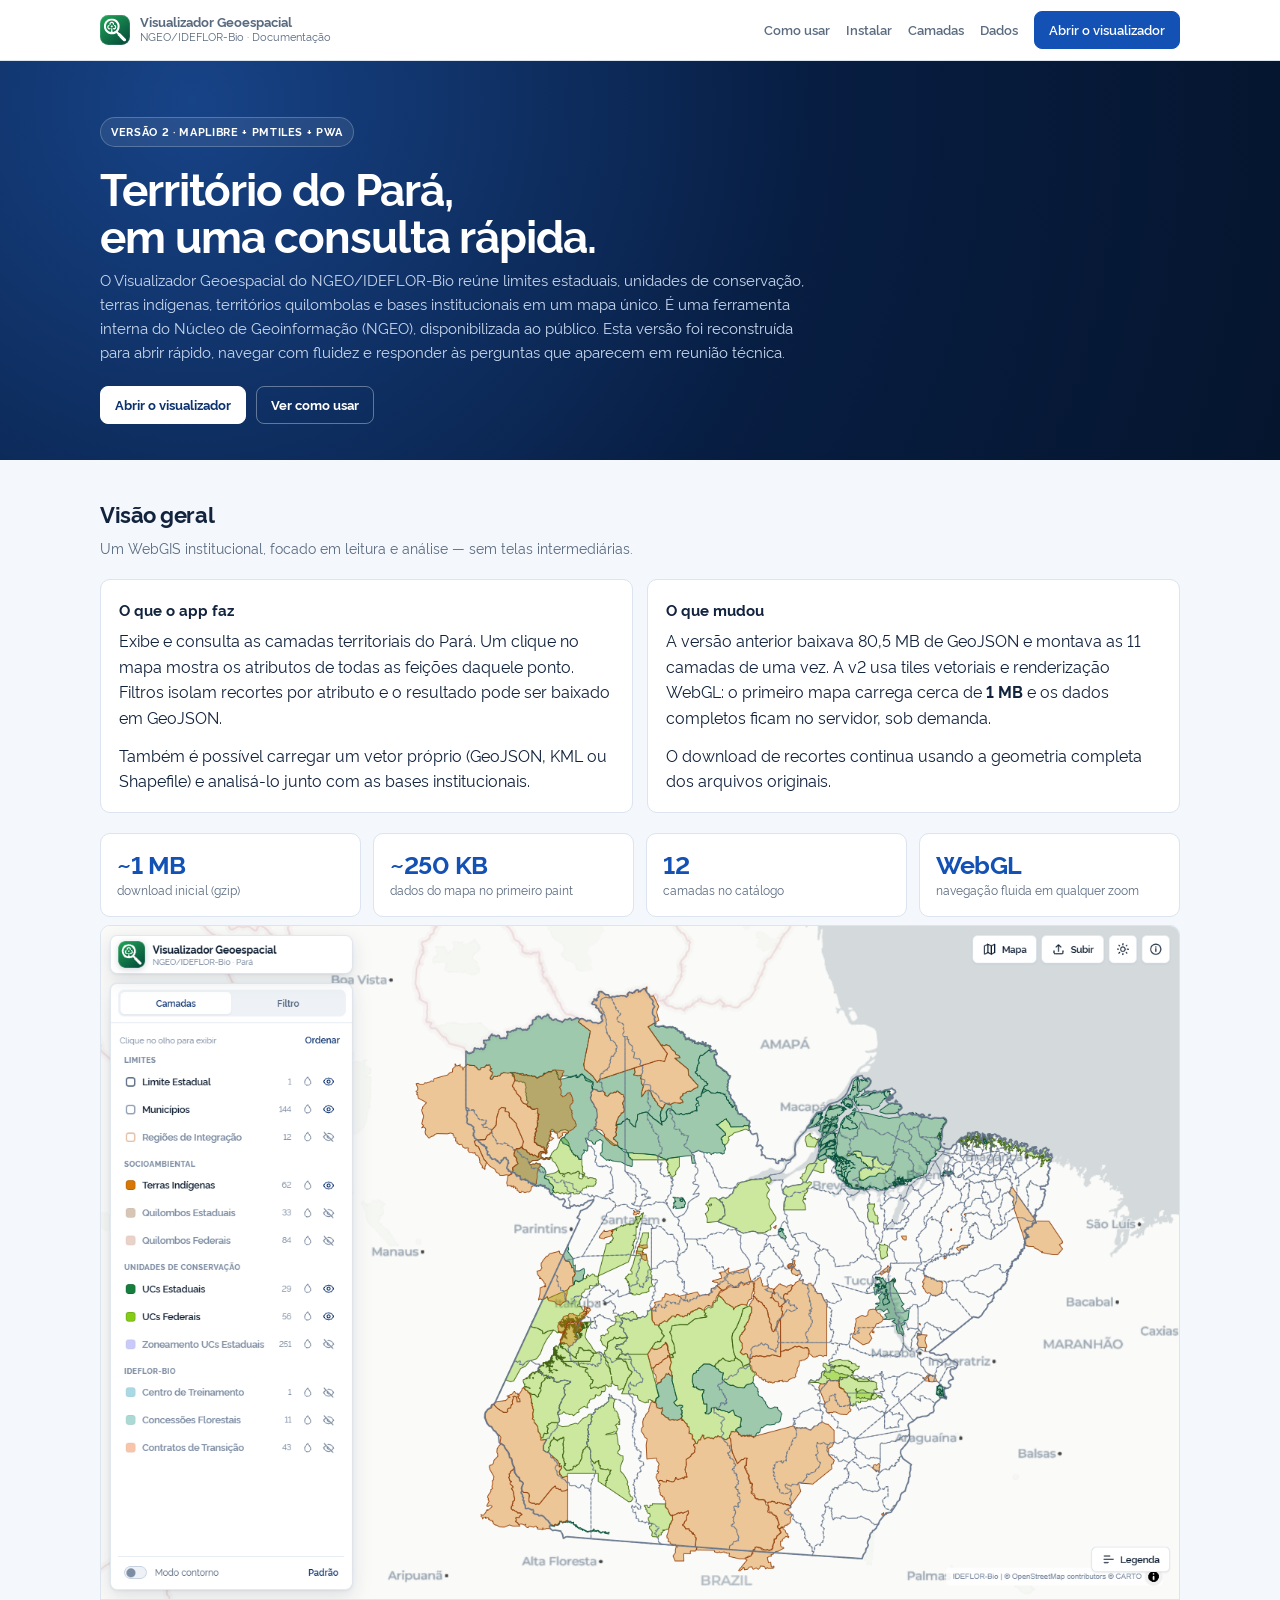
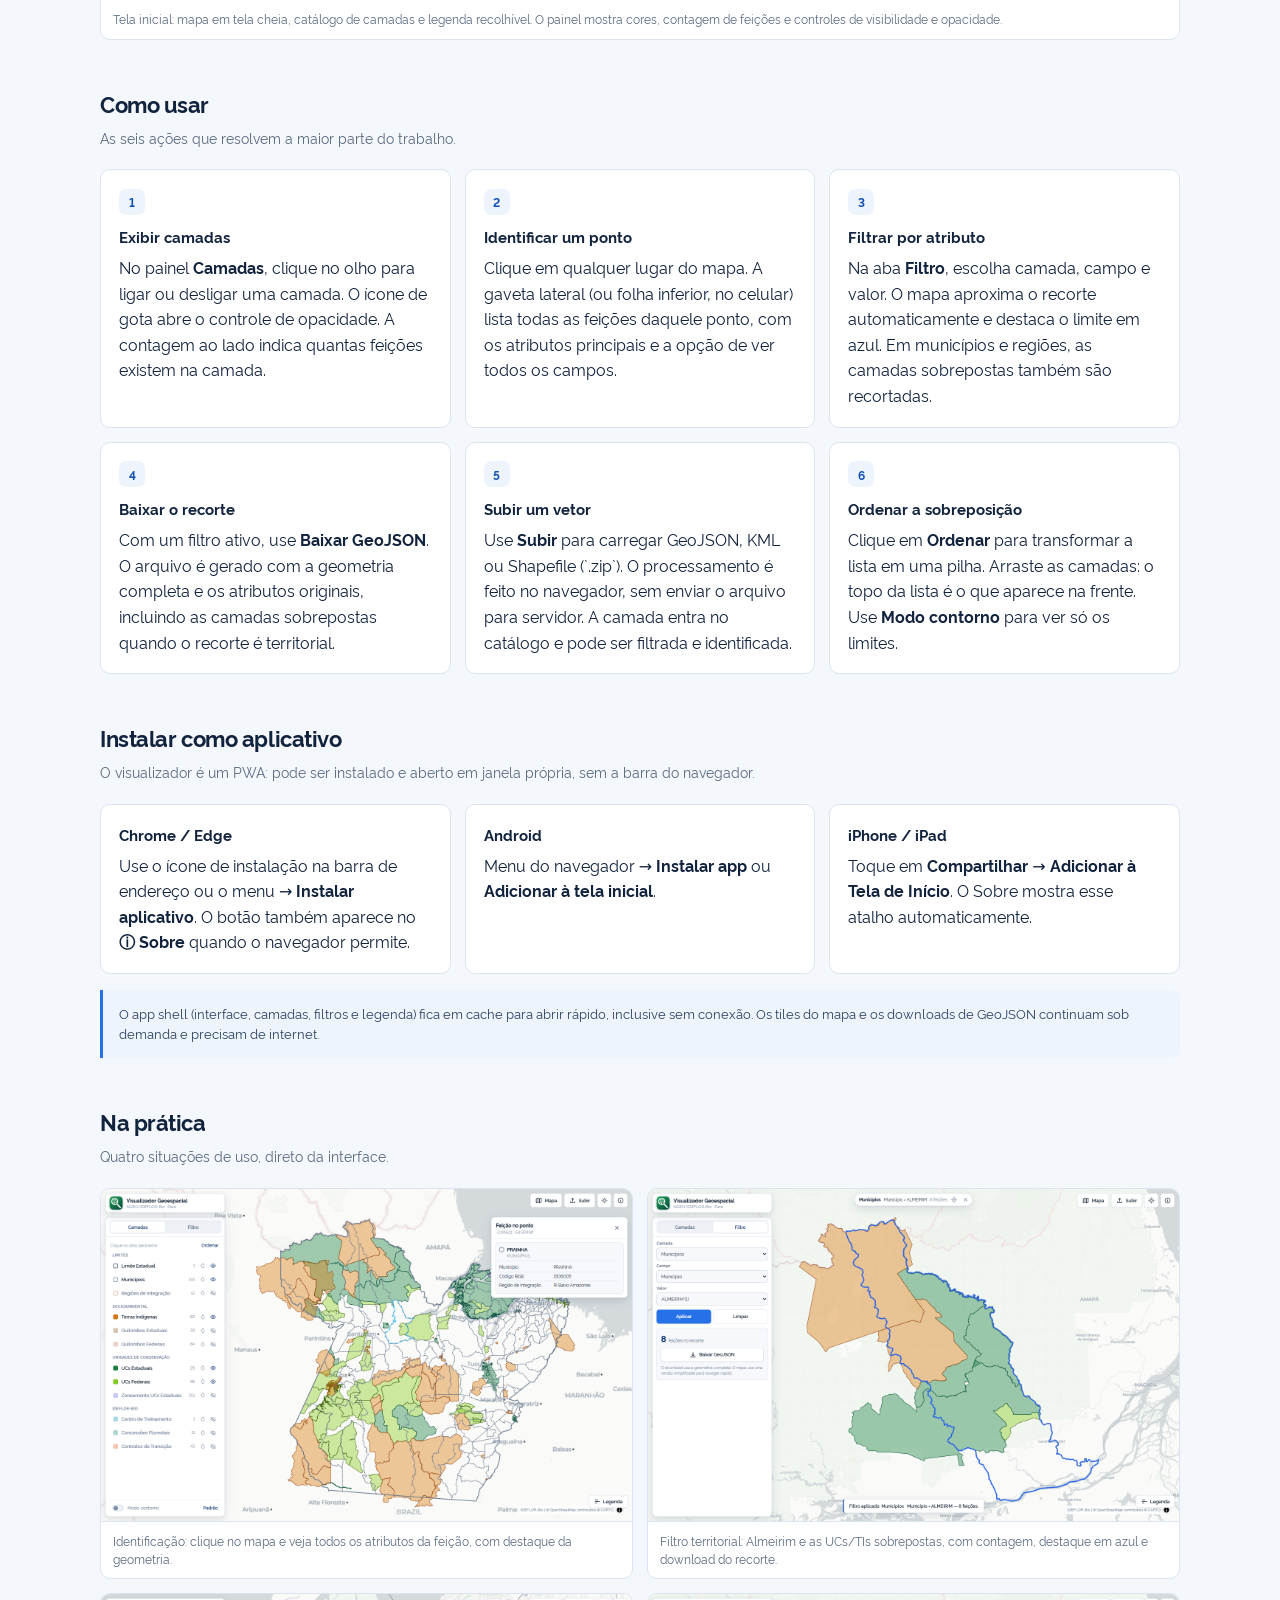
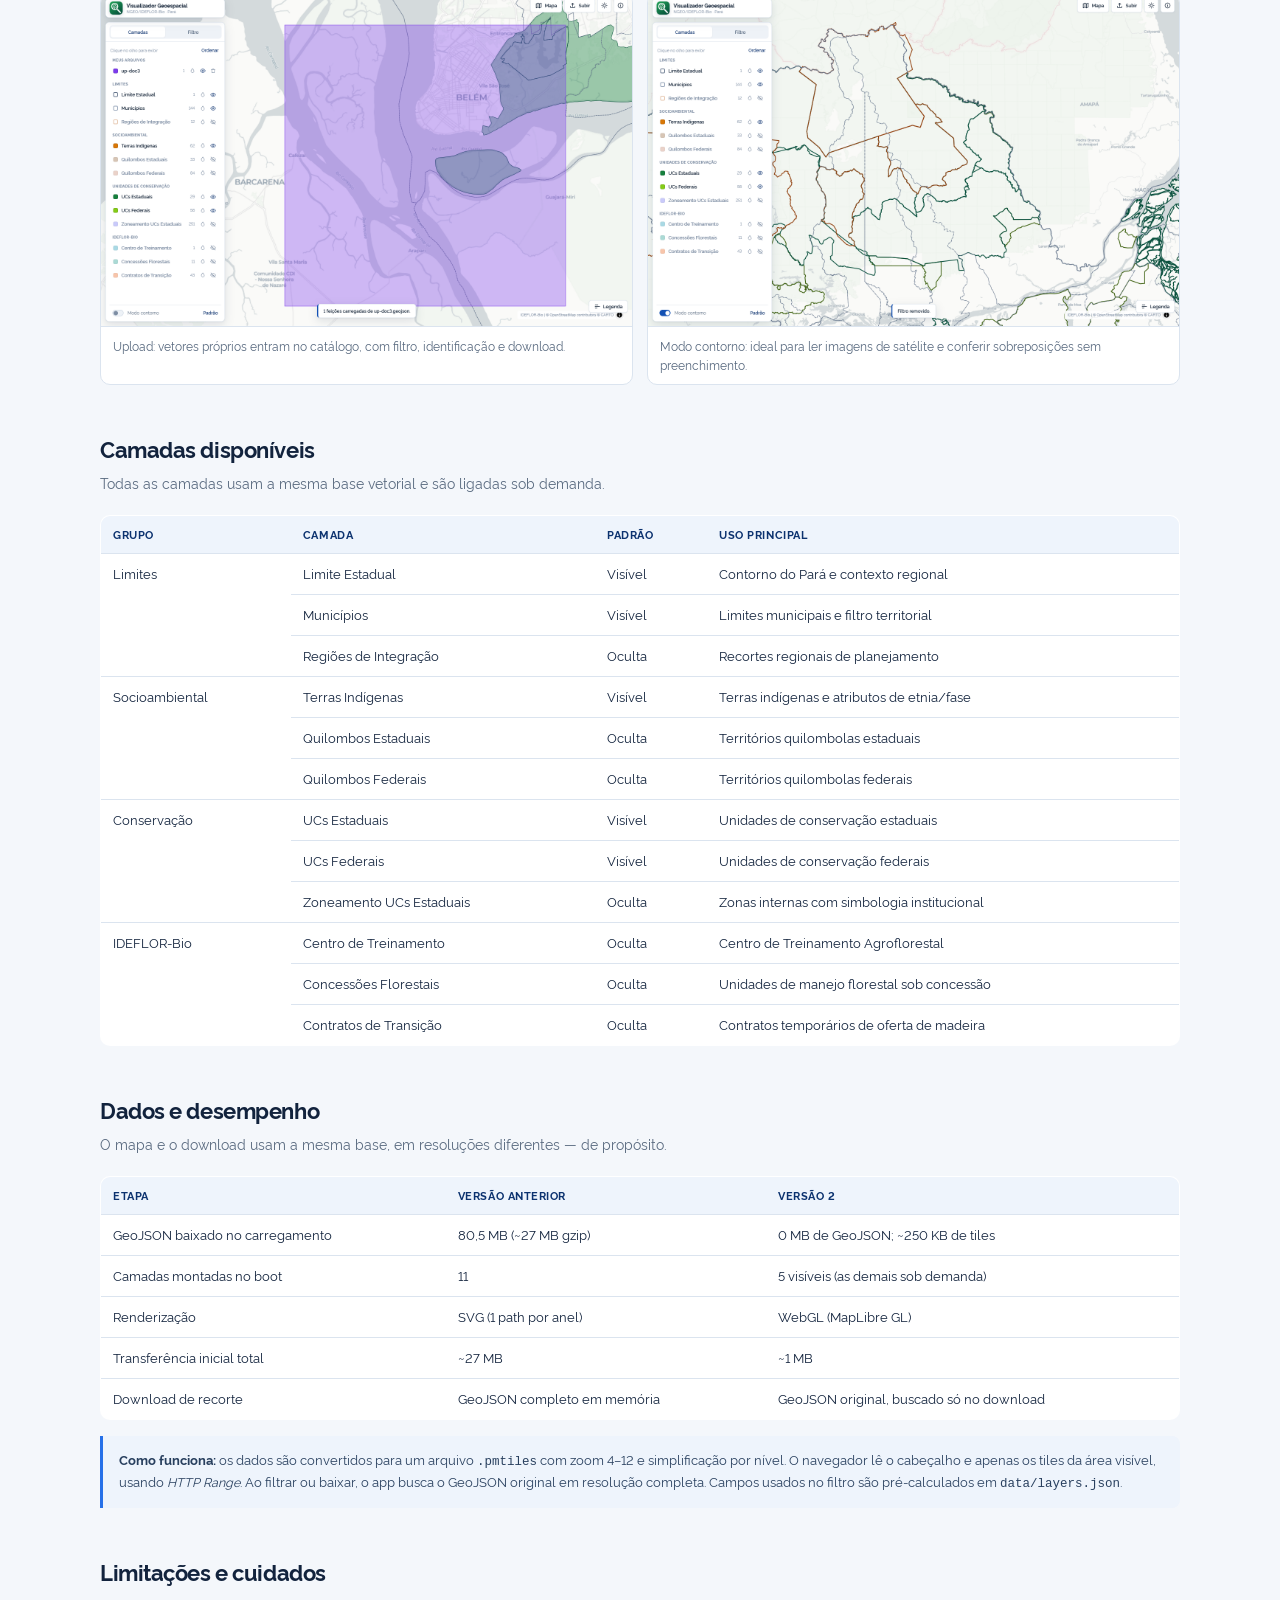
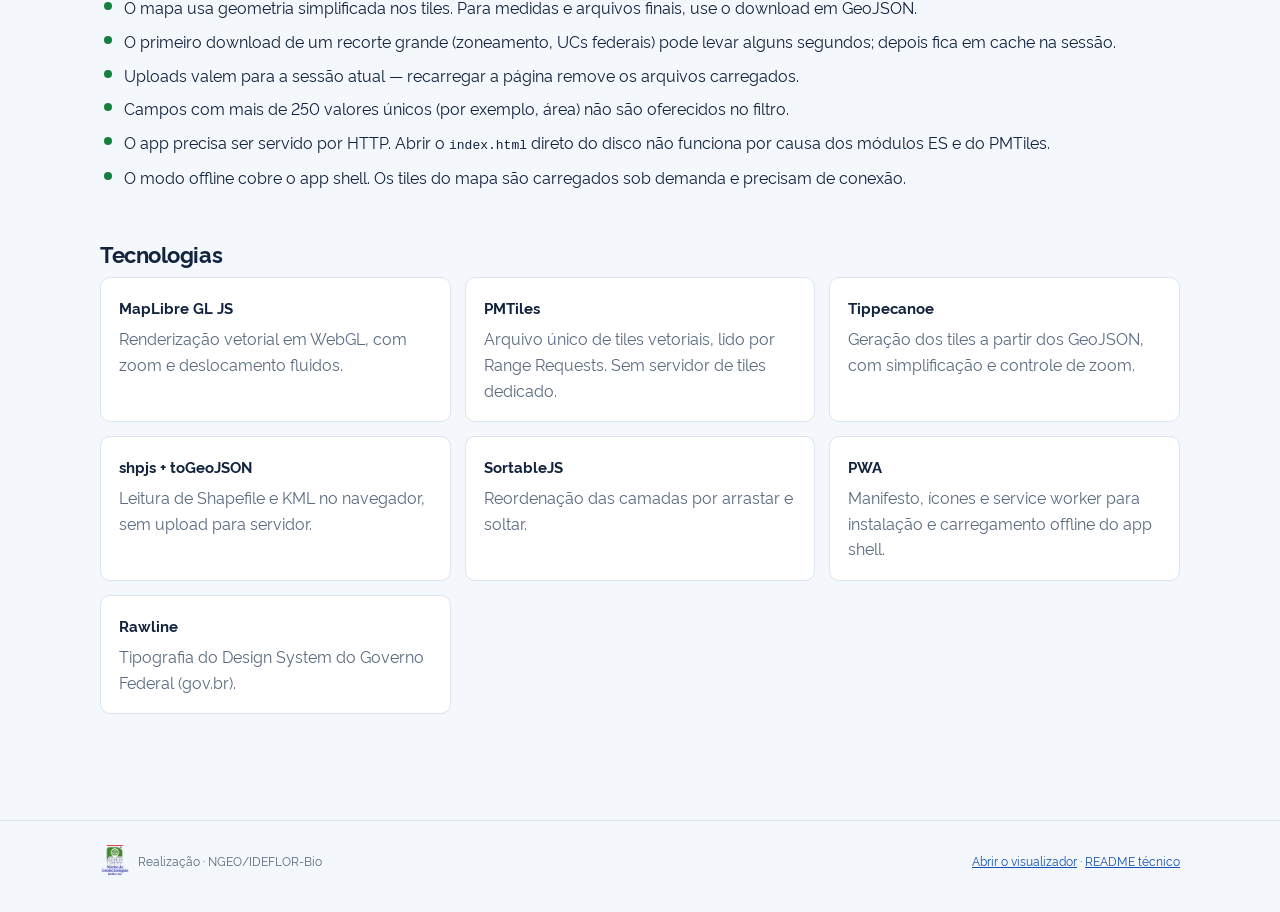
<file: documentacao.html>
<!DOCTYPE html>
<html lang="pt-BR">
<head>
  <meta charset="UTF-8" />
  <meta name="viewport" content="width=device-width, initial-scale=1" />
  <title>Documentação · Visualizador Geoespacial NGEO/IDEFLOR-Bio</title>
  <meta name="description" content="Documentação do Visualizador Geoespacial do NGEO/IDEFLOR-Bio: camadas, filtros, identificação, upload de vetores e arquitetura de dados." />
  <link rel="icon" type="image/svg+xml" href="assets/brand-mark.svg" />
  <link rel="preload" href="assets/fonts/rawline/rawline-400.woff2" as="font" type="font/woff2" crossorigin />
  <link rel="preload" href="assets/fonts/rawline/rawline-700.woff2" as="font" type="font/woff2" crossorigin />
  <style>
    @font-face { font-family: "Rawline"; src: url("assets/fonts/rawline/rawline-400.woff2") format("woff2"); font-weight: 400; font-display: swap; }
    @font-face { font-family: "Rawline"; src: url("assets/fonts/rawline/rawline-600.woff2") format("woff2"); font-weight: 600; font-display: swap; }
    @font-face { font-family: "Rawline"; src: url("assets/fonts/rawline/rawline-700.woff2") format("woff2"); font-weight: 700; font-display: swap; }

    :root {
      --gov-950: #071d41;
      --gov-900: #0c326f;
      --gov-700: #1351b4;
      --gov-500: #2670e8;
      --gov-100: #d4e5ff;
      --bg: #f4f7fb;
      --surface: #ffffff;
      --border: #dbe4ef;
      --text: #12233d;
      --muted: #5a6b80;
      --soft: #eef4fc;
      --green: #15803d;
      --amber: #b45309;
    }
    * { box-sizing: border-box; }
    html { scroll-behavior: smooth; }
    body {
      margin: 0;
      background: var(--bg);
      color: var(--text);
      font-family: "Rawline", system-ui, -apple-system, "Segoe UI", sans-serif;
      line-height: 1.6;
      -webkit-font-smoothing: antialiased;
    }
    a { color: var(--gov-700); }
    img { max-width: 100%; display: block; }
    .wrap { width: min(1080px, calc(100% - 32px)); margin: 0 auto; }

    header.top {
      position: sticky;
      top: 0;
      z-index: 20;
      background: rgba(255,255,255,.92);
      backdrop-filter: blur(8px);
      border-bottom: 1px solid var(--border);
    }
    .top-inner { display: flex; align-items: center; justify-content: space-between; gap: 16px; min-height: 60px; }
    .brand { display: flex; align-items: center; gap: 10px; text-decoration: none; color: var(--text); }
    .brand img { width: 30px; height: 30px; }
    .brand strong { display: block; font-size: 13px; line-height: 1.1; }
    .brand span { display: block; font-size: 11px; color: var(--muted); }
    .top nav { display: flex; align-items: center; gap: 16px; font-size: 12.5px; }
    .top nav a { text-decoration: none; color: var(--muted); font-weight: 600; }
    .top nav a:hover { color: var(--gov-700); }

    .btn {
      display: inline-flex; align-items: center; justify-content: center; gap: 8px;
      min-height: 38px; padding: 0 14px; border-radius: 8px;
      background: var(--gov-700); color: #fff !important; text-decoration: none;
      font-size: 12.5px; font-weight: 700; border: 1px solid var(--gov-700);
    }
    .btn:hover { background: var(--gov-500); border-color: var(--gov-500); }
    .btn.ghost { background: #fff; color: var(--gov-700) !important; border-color: var(--border); }
    .btn.ghost:hover { background: var(--soft); border-color: var(--gov-100); }

    .hero {
      padding: 56px 0 36px;
      background: radial-gradient(circle at 15% 10%, #174387 0, var(--gov-950) 55%, #05152e 100%);
      color: #fff;
    }
    .hero .tag {
      display: inline-flex; align-items: center; gap: 7px;
      padding: 5px 10px; border-radius: 999px; border: 1px solid rgba(255,255,255,.22);
      background: rgba(255,255,255,.08); font-size: 11px; font-weight: 700;
      text-transform: uppercase; letter-spacing: .06em;
    }
    .hero h1 { margin: 16px 0 10px; font-size: clamp(28px, 5vw, 44px); line-height: 1.08; letter-spacing: -0.025em; }
    .hero p { max-width: 720px; margin: 0 0 22px; color: #c9d8ee; font-size: 15px; }
    .hero .actions { display: flex; flex-wrap: wrap; gap: 10px; }
    .hero .btn { background: #fff; color: var(--gov-900) !important; border-color: #fff; }
    .hero .btn:hover { background: var(--gov-100); border-color: var(--gov-100); }
    .hero .btn.ghost { background: transparent; color: #fff !important; border-color: rgba(255,255,255,.35); }
    .hero .btn.ghost:hover { background: rgba(255,255,255,.1); }

    main { padding: 36px 0 60px; }
    section { margin-bottom: 46px; }
    h2 { margin: 0 0 6px; font-size: 22px; letter-spacing: -0.02em; }
    h2 + .lead { margin: 0 0 20px; color: var(--muted); font-size: 14px; }
    h3 { margin: 0 0 6px; font-size: 15px; }
    p { margin: 0 0 12px; }
    .muted { color: var(--muted); }

    .grid { display: grid; gap: 14px; }
    .grid.two { grid-template-columns: repeat(2, minmax(0, 1fr)); }
    .grid.three { grid-template-columns: repeat(3, minmax(0, 1fr)); }
    .card {
      background: var(--surface); border: 1px solid var(--border);
      border-radius: 10px; padding: 18px;
    }
    .card p:last-child { margin-bottom: 0; }
    .card .num {
      display: inline-flex; align-items: center; justify-content: center;
      width: 26px; height: 26px; margin-bottom: 10px; border-radius: 7px;
      background: var(--soft); color: var(--gov-700); font-size: 12px; font-weight: 700;
    }

    .stats { display: grid; grid-template-columns: repeat(4, minmax(0,1fr)); gap: 12px; margin: 20px 0 8px; }
    .stat { padding: 16px; background: var(--surface); border: 1px solid var(--border); border-radius: 10px; }
    .stat strong { display: block; font-size: 25px; line-height: 1.1; letter-spacing: -0.02em; color: var(--gov-700); }
    .stat span { display: block; margin-top: 4px; color: var(--muted); font-size: 11.5px; }

    .shot { margin: 0; background: var(--surface); border: 1px solid var(--border); border-radius: 10px; overflow: hidden; }
    .shot img { width: 100%; }
    .shot figcaption { padding: 10px 12px; color: var(--muted); font-size: 11.5px; border-top: 1px solid var(--border); }

    table { width: 100%; border-collapse: collapse; background: var(--surface); border: 1px solid var(--border); border-radius: 10px; overflow: hidden; font-size: 12.5px; }
    th, td { padding: 10px 12px; text-align: left; border-bottom: 1px solid var(--border); vertical-align: top; }
    th { background: var(--soft); color: var(--gov-900); font-size: 11px; text-transform: uppercase; letter-spacing: .05em; }
    tr:last-child td { border-bottom: 0; }
    td code { background: var(--soft); padding: 1px 5px; border-radius: 4px; font-size: 11.5px; }

    .checklist { list-style: none; margin: 0; padding: 0; }
    .checklist li { position: relative; padding-left: 24px; margin-bottom: 8px; }
    .checklist li::before {
      content: ""; position: absolute; left: 4px; top: 7px;
      width: 8px; height: 8px; border-radius: 50%; background: var(--green);
    }

    .note {
      padding: 14px 16px; border-left: 3px solid var(--gov-500);
      background: var(--soft); border-radius: 0 8px 8px 0; font-size: 12.5px; color: #29405f;
    }

    footer { border-top: 1px solid var(--border); padding: 24px 0 40px; color: var(--muted); font-size: 12px; }
    footer .wrap { display: flex; flex-wrap: wrap; align-items: center; justify-content: space-between; gap: 12px; }
    .inst { display: inline-flex; align-items: center; gap: 8px; color: var(--muted); }
    .inst img { width: 30px; height: 30px; object-fit: contain; }

    @media (max-width: 820px) {
      .grid.two, .grid.three { grid-template-columns: 1fr; }
      .stats { grid-template-columns: repeat(2, minmax(0,1fr)); }
      .top nav a:not(.btn) { display: none; }
      .hero { padding: 40px 0 28px; }
    }
    @media (max-width: 480px) {
      .stats { grid-template-columns: 1fr; }
      .brand span { display: none; }
    }
  </style>
</head>
<body>

<header class="top">
  <div class="wrap top-inner">
    <a class="brand" href="index.html">
      <img src="assets/brand-mark.svg" alt="" />
      <span>
        <strong>Visualizador Geoespacial</strong>
        <span>NGEO/IDEFLOR-Bio · Documentação</span>
      </span>
    </a>
    <nav>
      <a href="#como-usar">Como usar</a>
      <a href="#instalar">Instalar</a>
      <a href="#camadas">Camadas</a>
      <a href="#dados">Dados</a>
      <a class="btn" href="index.html">Abrir o visualizador</a>
    </nav>
  </div>
</header>

<div class="hero">
  <div class="wrap">
    <span class="tag">Versão 2 · MapLibre + PMTiles + PWA</span>
    <h1>Território do Pará,<br />em uma consulta rápida.</h1>
    <p>
      O Visualizador Geoespacial do NGEO/IDEFLOR-Bio reúne limites estaduais, unidades de conservação,
      terras indígenas, territórios quilombolas e bases institucionais em um mapa único.
      É uma ferramenta interna do Núcleo de Geoinformação (NGEO), disponibilizada ao público.
      Esta versão foi reconstruída para abrir rápido, navegar com fluidez e responder às perguntas
      que aparecem em reunião técnica.
    </p>
    <div class="actions">
      <a class="btn" href="index.html">Abrir o visualizador</a>
      <a class="btn ghost" href="#como-usar">Ver como usar</a>
    </div>
  </div>
</div>

<main class="wrap">

  <section id="visao-geral">
    <h2>Visão geral</h2>
    <p class="lead">Um WebGIS institucional, focado em leitura e análise — sem telas intermediárias.</p>

    <div class="grid two">
      <div class="card">
        <h3>O que o app faz</h3>
        <p>Exibe e consulta as camadas territoriais do Pará. Um clique no mapa mostra os atributos de todas as feições daquele ponto. Filtros isolam recortes por atributo e o resultado pode ser baixado em GeoJSON.</p>
        <p>Também é possível carregar um vetor próprio (GeoJSON, KML ou Shapefile) e analisá-lo junto com as bases institucionais.</p>
      </div>
      <div class="card">
        <h3>O que mudou</h3>
        <p>A versão anterior baixava 80,5 MB de GeoJSON e montava as 11 camadas de uma vez. A v2 usa tiles vetoriais e renderização WebGL: o primeiro mapa carrega cerca de <strong>1 MB</strong> e os dados completos ficam no servidor, sob demanda.</p>
        <p>O download de recortes continua usando a geometria completa dos arquivos originais.</p>
      </div>
    </div>

    <div class="stats">
      <div class="stat"><strong>~1 MB</strong><span>download inicial (gzip)</span></div>
      <div class="stat"><strong>~250 KB</strong><span>dados do mapa no primeiro paint</span></div>
      <div class="stat"><strong>12</strong><span>camadas no catálogo</span></div>
      <div class="stat"><strong>WebGL</strong><span>navegação fluida em qualquer zoom</span></div>
    </div>

    <figure class="shot">
      <img src="demo/v2-inicial.png" alt="Tela inicial do visualizador, com o painel de camadas e o mapa do Pará" />
      <figcaption>Tela inicial: mapa em tela cheia, catálogo de camadas e legenda recolhível. O painel mostra cores, contagem de feições e controles de visibilidade e opacidade.</figcaption>
    </figure>
  </section>

  <section id="como-usar">
    <h2>Como usar</h2>
    <p class="lead">As seis ações que resolvem a maior parte do trabalho.</p>

    <div class="grid three">
      <div class="card">
        <span class="num">1</span>
        <h3>Exibir camadas</h3>
        <p>No painel <strong>Camadas</strong>, clique no olho para ligar ou desligar uma camada. O ícone de gota abre o controle de opacidade. A contagem ao lado indica quantas feições existem na camada.</p>
      </div>
      <div class="card">
        <span class="num">2</span>
        <h3>Identificar um ponto</h3>
        <p>Clique em qualquer lugar do mapa. A gaveta lateral (ou folha inferior, no celular) lista todas as feições daquele ponto, com os atributos principais e a opção de ver todos os campos.</p>
      </div>
      <div class="card">
        <span class="num">3</span>
        <h3>Filtrar por atributo</h3>
        <p>Na aba <strong>Filtro</strong>, escolha camada, campo e valor. O mapa aproxima o recorte automaticamente e destaca o limite em azul. Em municípios e regiões, as camadas sobrepostas também são recortadas.</p>
      </div>
      <div class="card">
        <span class="num">4</span>
        <h3>Baixar o recorte</h3>
        <p>Com um filtro ativo, use <strong>Baixar GeoJSON</strong>. O arquivo é gerado com a geometria completa e os atributos originais, incluindo as camadas sobrepostas quando o recorte é territorial.</p>
      </div>
      <div class="card">
        <span class="num">5</span>
        <h3>Subir um vetor</h3>
        <p>Use <strong>Subir</strong> para carregar GeoJSON, KML ou Shapefile (`.zip`). O processamento é feito no navegador, sem enviar o arquivo para servidor. A camada entra no catálogo e pode ser filtrada e identificada.</p>
      </div>
      <div class="card">
        <span class="num">6</span>
        <h3>Ordenar a sobreposição</h3>
        <p>Clique em <strong>Ordenar</strong> para transformar a lista em uma pilha. Arraste as camadas: o topo da lista é o que aparece na frente. Use <strong>Modo contorno</strong> para ver só os limites.</p>
      </div>
    </div>
  </section>

  <section id="instalar">
    <h2>Instalar como aplicativo</h2>
    <p class="lead">O visualizador é um PWA: pode ser instalado e aberto em janela própria, sem a barra do navegador.</p>
    <div class="grid three">
      <div class="card">
        <h3>Chrome / Edge</h3>
        <p>Use o ícone de instalação na barra de endereço ou o menu → <strong>Instalar aplicativo</strong>. O botão também aparece no <strong>ⓘ Sobre</strong> quando o navegador permite.</p>
      </div>
      <div class="card">
        <h3>Android</h3>
        <p>Menu do navegador → <strong>Instalar app</strong> ou <strong>Adicionar à tela inicial</strong>.</p>
      </div>
      <div class="card">
        <h3>iPhone / iPad</h3>
        <p>Toque em <strong>Compartilhar</strong> → <strong>Adicionar à Tela de Início</strong>. O Sobre mostra esse atalho automaticamente.</p>
      </div>
    </div>
    <div class="note" style="margin-top:16px">
      O app shell (interface, camadas, filtros e legenda) fica em cache para abrir rápido, inclusive sem conexão.
      Os tiles do mapa e os downloads de GeoJSON continuam sob demanda e precisam de internet.
    </div>
  </section>

  <section>
    <h2>Na prática</h2>
    <p class="lead">Quatro situações de uso, direto da interface.</p>
    <div class="grid two">
      <figure class="shot">
        <img src="demo/v2-identificar.png" alt="Gaveta de identificação aberta sobre o mapa, com os atributos de um município" loading="lazy" />
        <figcaption>Identificação: clique no mapa e veja todos os atributos da feição, com destaque da geometria.</figcaption>
      </figure>
      <figure class="shot">
        <img src="demo/v2-filtro.png" alt="Filtro aplicado ao município de Altamira, com as camadas sobrepostas destacadas" loading="lazy" />
        <figcaption>Filtro territorial: Almeirim e as UCs/TIs sobrepostas, com contagem, destaque em azul e download do recorte.</figcaption>
      </figure>
      <figure class="shot">
        <img src="demo/v2-upload.png" alt="Camada GeoJSON carregada pelo usuário, destacada em roxo sobre o mapa" loading="lazy" />
        <figcaption>Upload: vetores próprios entram no catálogo, com filtro, identificação e download.</figcaption>
      </figure>
      <figure class="shot">
        <img src="demo/v2-contorno.png" alt="Modo contorno, exibindo apenas os limites das áreas" loading="lazy" />
        <figcaption>Modo contorno: ideal para ler imagens de satélite e conferir sobreposições sem preenchimento.</figcaption>
      </figure>
    </div>
  </section>

  <section id="camadas">
    <h2>Camadas disponíveis</h2>
    <p class="lead">Todas as camadas usam a mesma base vetorial e são ligadas sob demanda.</p>
    <table>
      <thead>
        <tr><th>Grupo</th><th>Camada</th><th>Padrão</th><th>Uso principal</th></tr>
      </thead>
      <tbody>
        <tr><td rowspan="3">Limites</td><td>Limite Estadual</td><td>Visível</td><td>Contorno do Pará e contexto regional</td></tr>
        <tr><td>Municípios</td><td>Visível</td><td>Limites municipais e filtro territorial</td></tr>
        <tr><td>Regiões de Integração</td><td>Oculta</td><td>Recortes regionais de planejamento</td></tr>
        <tr><td rowspan="3">Socioambiental</td><td>Terras Indígenas</td><td>Visível</td><td>Terras indígenas e atributos de etnia/fase</td></tr>
        <tr><td>Quilombos Estaduais</td><td>Oculta</td><td>Territórios quilombolas estaduais</td></tr>
        <tr><td>Quilombos Federais</td><td>Oculta</td><td>Territórios quilombolas federais</td></tr>
        <tr><td rowspan="3">Conservação</td><td>UCs Estaduais</td><td>Visível</td><td>Unidades de conservação estaduais</td></tr>
        <tr><td>UCs Federais</td><td>Visível</td><td>Unidades de conservação federais</td></tr>
        <tr><td>Zoneamento UCs Estaduais</td><td>Oculta</td><td>Zonas internas com simbologia institucional</td></tr>
        <tr><td rowspan="3">IDEFLOR-Bio</td><td>Centro de Treinamento</td><td>Oculta</td><td>Centro de Treinamento Agroflorestal</td></tr>
        <tr><td>Concessões Florestais</td><td>Oculta</td><td>Unidades de manejo florestal sob concessão</td></tr>
        <tr><td>Contratos de Transição</td><td>Oculta</td><td>Contratos temporários de oferta de madeira</td></tr>
      </tbody>
    </table>
  </section>

  <section id="dados">
    <h2>Dados e desempenho</h2>
    <p class="lead">O mapa e o download usam a mesma base, em resoluções diferentes — de propósito.</p>

    <table>
      <thead>
        <tr><th>Etapa</th><th>Versão anterior</th><th>Versão 2</th></tr>
      </thead>
      <tbody>
        <tr><td>GeoJSON baixado no carregamento</td><td>80,5 MB (~27 MB gzip)</td><td>0 MB de GeoJSON; ~250 KB de tiles</td></tr>
        <tr><td>Camadas montadas no boot</td><td>11</td><td>5 visíveis (as demais sob demanda)</td></tr>
        <tr><td>Renderização</td><td>SVG (1 path por anel)</td><td>WebGL (MapLibre GL)</td></tr>
        <tr><td>Transferência inicial total</td><td>~27 MB</td><td>~1 MB</td></tr>
        <tr><td>Download de recorte</td><td>GeoJSON completo em memória</td><td>GeoJSON original, buscado só no download</td></tr>
      </tbody>
    </table>

    <div class="note" style="margin-top:16px">
      <strong>Como funciona:</strong> os dados são convertidos para um arquivo <code>.pmtiles</code> com zoom 4–12
      e simplificação por nível. O navegador lê o cabeçalho e apenas os tiles da área visível, usando
      <em>HTTP Range</em>. Ao filtrar ou baixar, o app busca o GeoJSON original em resolução completa.
      Campos usados no filtro são pré-calculados em <code>data/layers.json</code>.
    </div>
  </section>

  <section id="limitacoes">
    <h2>Limitações e cuidados</h2>
    <ul class="checklist">
      <li>O mapa usa geometria simplificada nos tiles. Para medidas e arquivos finais, use o download em GeoJSON.</li>
      <li>O primeiro download de um recorte grande (zoneamento, UCs federais) pode levar alguns segundos; depois fica em cache na sessão.</li>
      <li>Uploads valem para a sessão atual — recarregar a página remove os arquivos carregados.</li>
      <li>Campos com mais de 250 valores únicos (por exemplo, área) não são oferecidos no filtro.</li>
      <li>O app precisa ser servido por HTTP. Abrir o <code>index.html</code> direto do disco não funciona por causa dos módulos ES e do PMTiles.</li>
      <li>O modo offline cobre o app shell. Os tiles do mapa são carregados sob demanda e precisam de conexão.</li>
    </ul>
  </section>

  <section>
    <h2>Tecnologias</h2>
    <div class="grid three">
      <div class="card"><h3>MapLibre GL JS</h3><p class="muted">Renderização vetorial em WebGL, com zoom e deslocamento fluidos.</p></div>
      <div class="card"><h3>PMTiles</h3><p class="muted">Arquivo único de tiles vetoriais, lido por Range Requests. Sem servidor de tiles dedicado.</p></div>
      <div class="card"><h3>Tippecanoe</h3><p class="muted">Geração dos tiles a partir dos GeoJSON, com simplificação e controle de zoom.</p></div>
      <div class="card"><h3>shpjs + toGeoJSON</h3><p class="muted">Leitura de Shapefile e KML no navegador, sem upload para servidor.</p></div>
      <div class="card"><h3>SortableJS</h3><p class="muted">Reordenação das camadas por arrastar e soltar.</p></div>
      <div class="card"><h3>PWA</h3><p class="muted">Manifesto, ícones e service worker para instalação e carregamento offline do app shell.</p></div>
      <div class="card"><h3>Rawline</h3><p class="muted">Tipografia do Design System do Governo Federal (gov.br).</p></div>
    </div>
  </section>

</main>

<footer>
  <div class="wrap">
    <span class="inst">
      <img src="assets/logo-148.png" alt="IDEFLOR-Bio" />
      <span>Realização · NGEO/IDEFLOR-Bio</span>
    </span>
    <span><a href="index.html">Abrir o visualizador</a> · <a href="README.md">README técnico</a></span>
  </div>
</footer>

</body>
</html>
</file>
